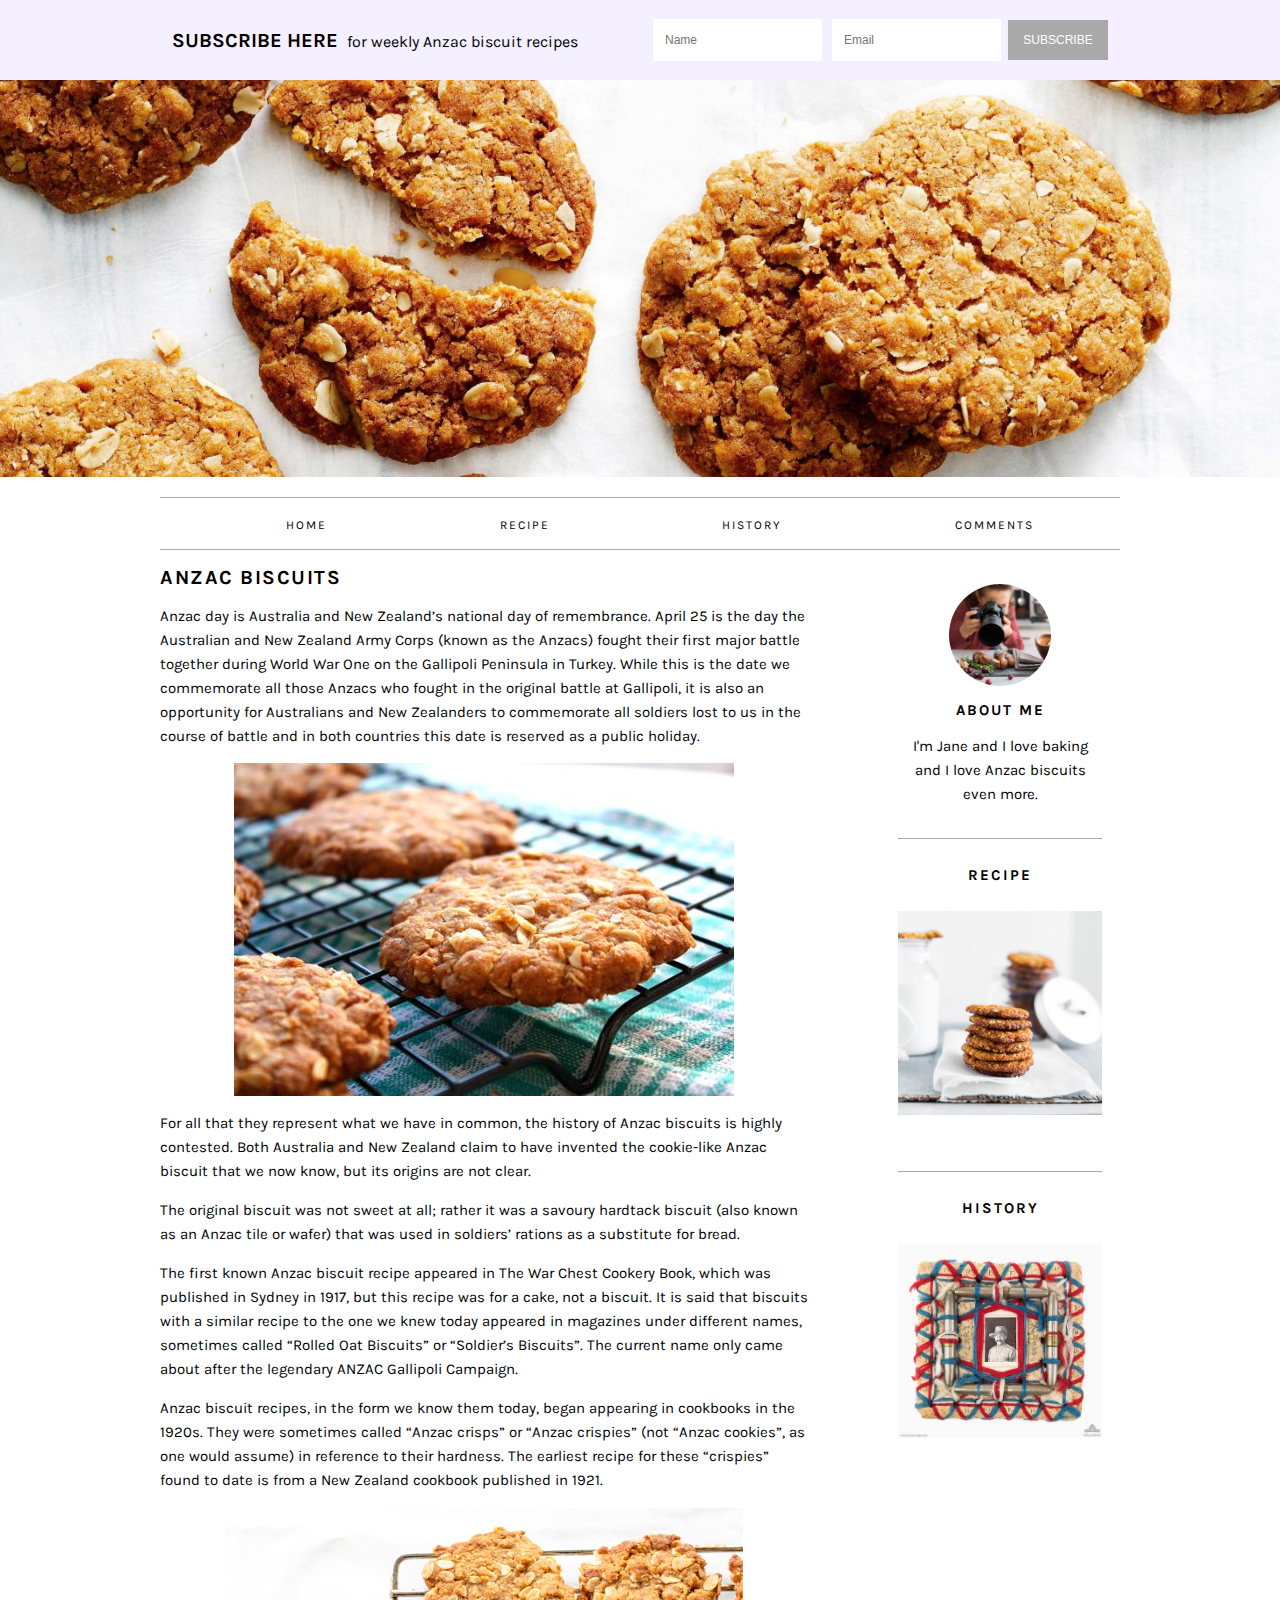
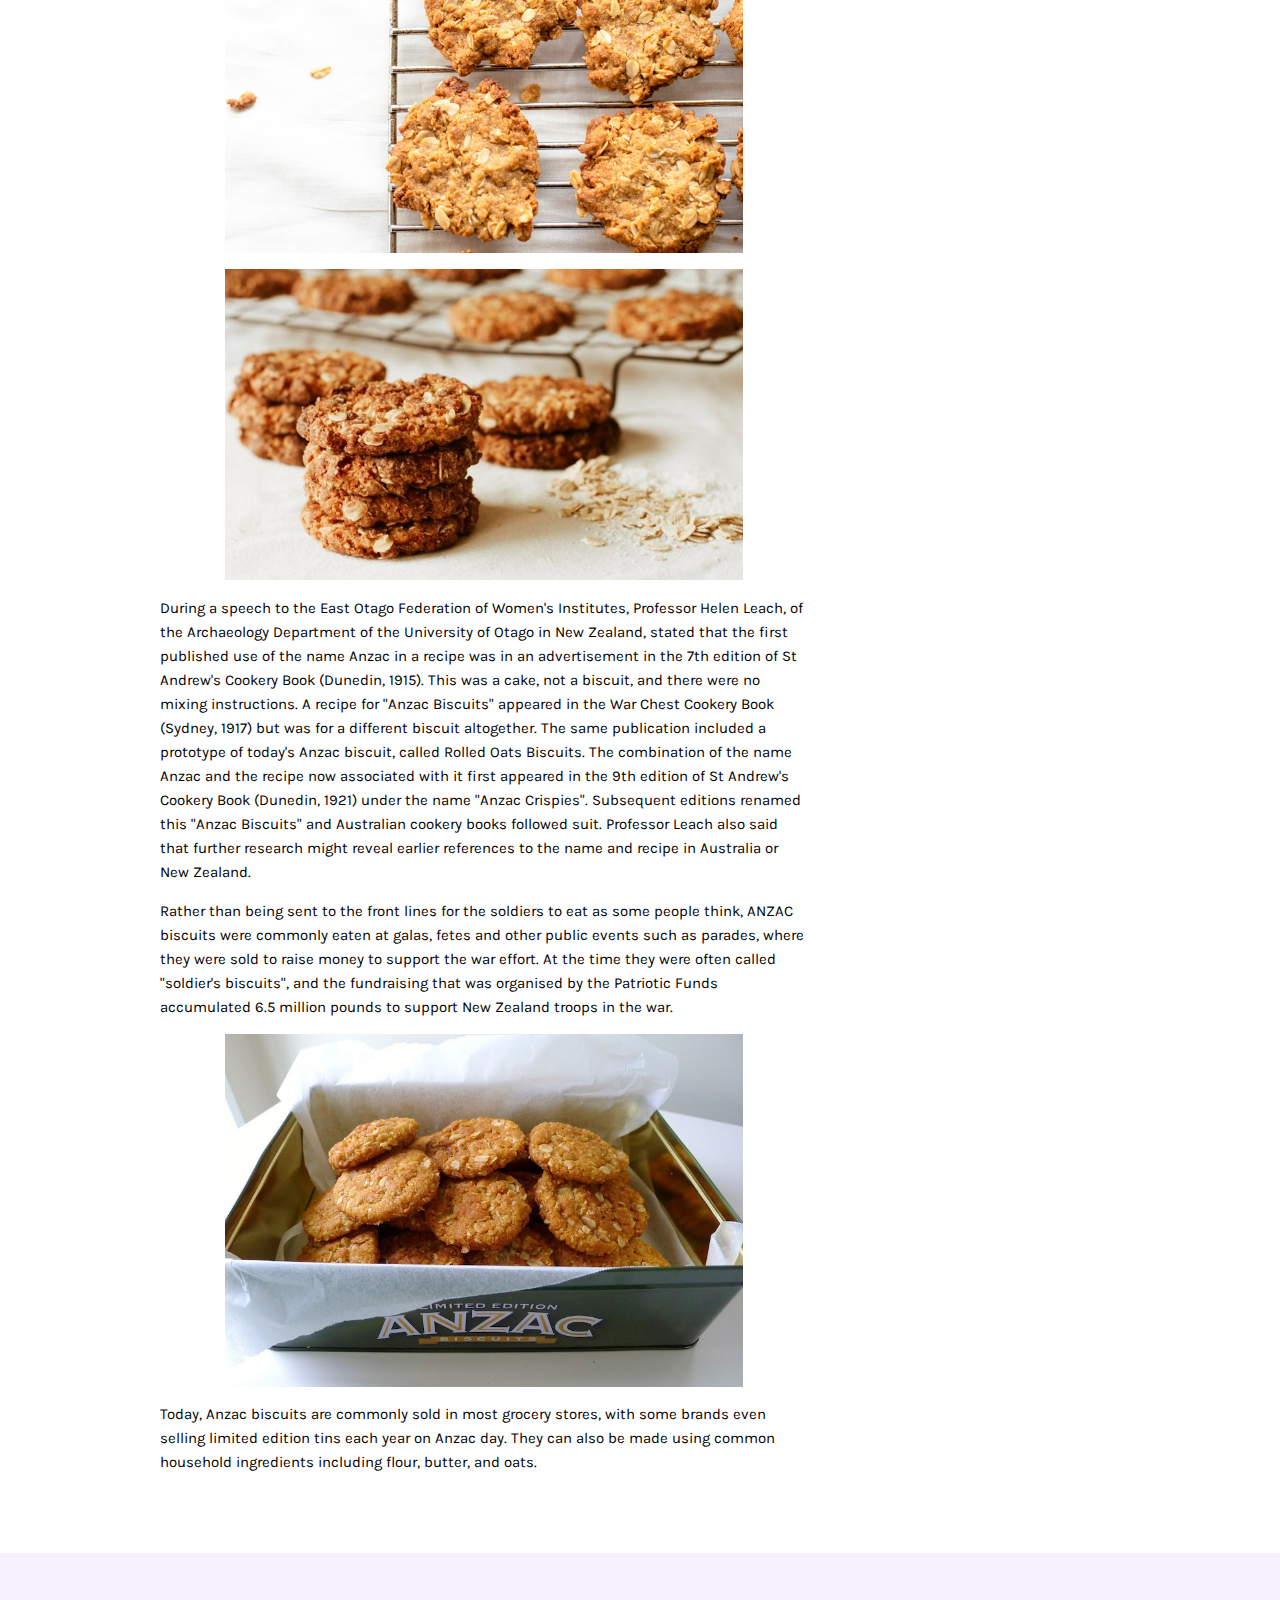
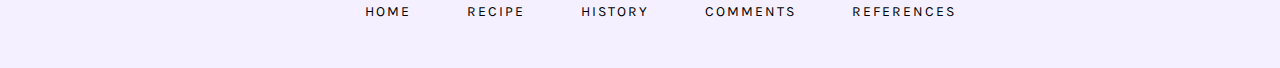
<file: index.html>
<!DOCTYPE html>
<html lang="en">
    
    <head>
        <meta charset="UTF-8" />
        <meta name="description" content="A website devoted to Anzac biscuits, including their history and a recipe.">
        <title>Anzac Biscuits</title>
        <link rel="stylesheet" type="text/css" href="stylesheet.css">
        <link rel="stylesheet" href="https://fonts.googleapis.com/css?family=Karla">
        
    </head>    
    
    <body>
        <div id="banner">
        
            <div id="subscribe">
                <section id="sub-info">
                    <h1>Subscribe here</h1>
                    <p>for weekly Anzac biscuit recipes</p>
                </section>

                <div id="subbox">
                    <input type="text" name="name" placeholder="Name">
                    <input type="text" name="email" placeholder="Email">    
                    <input type="submit" name="subscribe" value="SUBSCRIBE">
                </div>
            </div>

            <div id="heading-image">
                    <a href="index.html"><img src="images/banner.jpeg" alt="Anzac biscuits"></a>
            </div>
        </div>
        
        <main>
            <header>
                <nav>
                    <ul>
                        <li><a href="index.html">Home</a></li>
                        <li><a href="recipe.html">Recipe</a></li>
                        <li><a href="about.html">History</a></li>
                        <li><a href="contact.html">Comments</a></li>
                    </ul>
                </nav>
            </header>
            
            
            <div class="blog-posts">
                <article class="entry last-post" id="home">
                    <h1>Anzac Biscuits</h1>
                    
                    <p>Anzac day is Australia and New Zealand’s national day of remembrance. April 25 is the day the Australian and New Zealand Army Corps (known as the Anzacs) fought their first major battle together during World War One on the Gallipoli Peninsula in Turkey. While this is the date we commemorate all those Anzacs who fought in the original battle at Gallipoli, it is also an opportunity for Australians and New Zealanders to commemorate all soldiers lost to us in the course of battle and in both countries this date is reserved as a public holiday.</p>
                    
                    <img src="images/rack.jpg" alt="Anzac biscuits on a cooling rack" class="single-image">
                    
                    <p>For all that they represent what we have in common, the history of Anzac biscuits is highly contested. Both Australia and New Zealand claim to have invented the cookie-like Anzac biscuit that we now know, but its origins are not clear.</p>
                        
                    <p>The original biscuit was not sweet at all; rather it was a savoury hardtack biscuit (also known as an Anzac tile or wafer) that was used in soldiers’ rations as a substitute for bread.</p>
                        
                    <p>The first known Anzac biscuit recipe appeared in The War Chest Cookery Book, which was published in Sydney in 1917, but this recipe was for a cake, not a biscuit. It is said that biscuits with a similar recipe to the one we knew today appeared in magazines under different names, sometimes called “Rolled Oat Biscuits” or “Soldier’s Biscuits”. The current name only came about after the legendary ANZAC Gallipoli Campaign.</p>
                        
                    <p>Anzac biscuit recipes, in the form we know them today, began appearing in cookbooks in the 1920s. They were sometimes called “Anzac crisps” or “Anzac crispies” (not “Anzac cookies”, as one would assume) in reference to their hardness. The earliest recipe for these “crispies” found to date is from a New Zealand cookbook published in 1921.</p>
                    
                    <img src="images/coolingrack.jpg" class="image-stack" alt="Anzac biscuits">
                    <img src="images/history2.jpg" class="image-stack" alt="Anzac biscuits">
                        
                    
                    
                    <p>During a speech to the East Otago Federation of Women's Institutes, Professor Helen Leach, of the Archaeology Department of the University of Otago in New Zealand, stated that the first published use of the name Anzac in a recipe was in an advertisement in the 7th edition of St Andrew's Cookery Book (Dunedin, 1915). This was a cake, not a biscuit, and there were no mixing instructions. A recipe for "Anzac Biscuits" appeared in the War Chest Cookery Book (Sydney, 1917) but was for a different biscuit altogether. The same publication included a prototype of today's Anzac biscuit, called Rolled Oats Biscuits. The combination of the name Anzac and the recipe now associated with it first appeared in the 9th edition of St Andrew's Cookery Book (Dunedin, 1921) under the name "Anzac Crispies". Subsequent editions renamed this "Anzac Biscuits" and Australian cookery books followed suit. Professor Leach also said that further research might reveal earlier references to the name and recipe in Australia or New Zealand.</p>  
                    
                    
                    <p>Rather than being sent to the front lines for the soldiers to eat as some people think, ANZAC biscuits were commonly eaten at galas, fetes and other public events such as parades, where they were sold to raise money to support the war effort. At the time they were often called "soldier's biscuits", and the fundraising that was organised by the Patriotic Funds accumulated 6.5 million pounds to support New Zealand troops in the war.</p>
                    
                    <img src="images/tinned.jpg" alt="Tinned biscuits" class="single-image">
                    
                    <p>Today, Anzac biscuits are commonly sold in most grocery stores, with some brands even selling limited edition tins each year on Anzac day. They can also be made using common household ingredients including flour, butter, and oats.</p>
                </article>
            </div>
        

        
            <div id="sidebar">
                
                <section id="author-bio" class="entry">
                    <img src="images/jane.jpg" alt="author">
                    <h3>About Me</h3>
                    <p>I'm Jane and I love baking and I love Anzac biscuits even more.</p>
                </section>
                
                <div class="entry">
                    <a href=recipe.html><h3>Recipe</h3></a>
                        <a href=recipe.html><img src="images/recipethumbnail.jpg" alt="Anzac biscuits"></a>
                </div>
                
                <div class="entry last-post">
                    <a href=about.html><h3>History</h3></a>
                    <a href="about.html"><img src="images/photoframe.jpg" alt="Anzac biscuit turned into a photo frame"></a>
                </div>
                
            </div>         
            
        </main>
        
        <footer>
            <nav> 
                <ul> 
                    <li><a href="index.html">Home</a></li>
                    <li><a href="recipe.html">Recipe</a></li>
                    <li><a href="about.html">History</a></li>
                    <li><a href="contact.html">Comments</a></li>
                    <li><a href="references.html">References</a></li>
                </ul>
            </nav>
        </footer>
        
    </body>
    
    
</html>
</file>
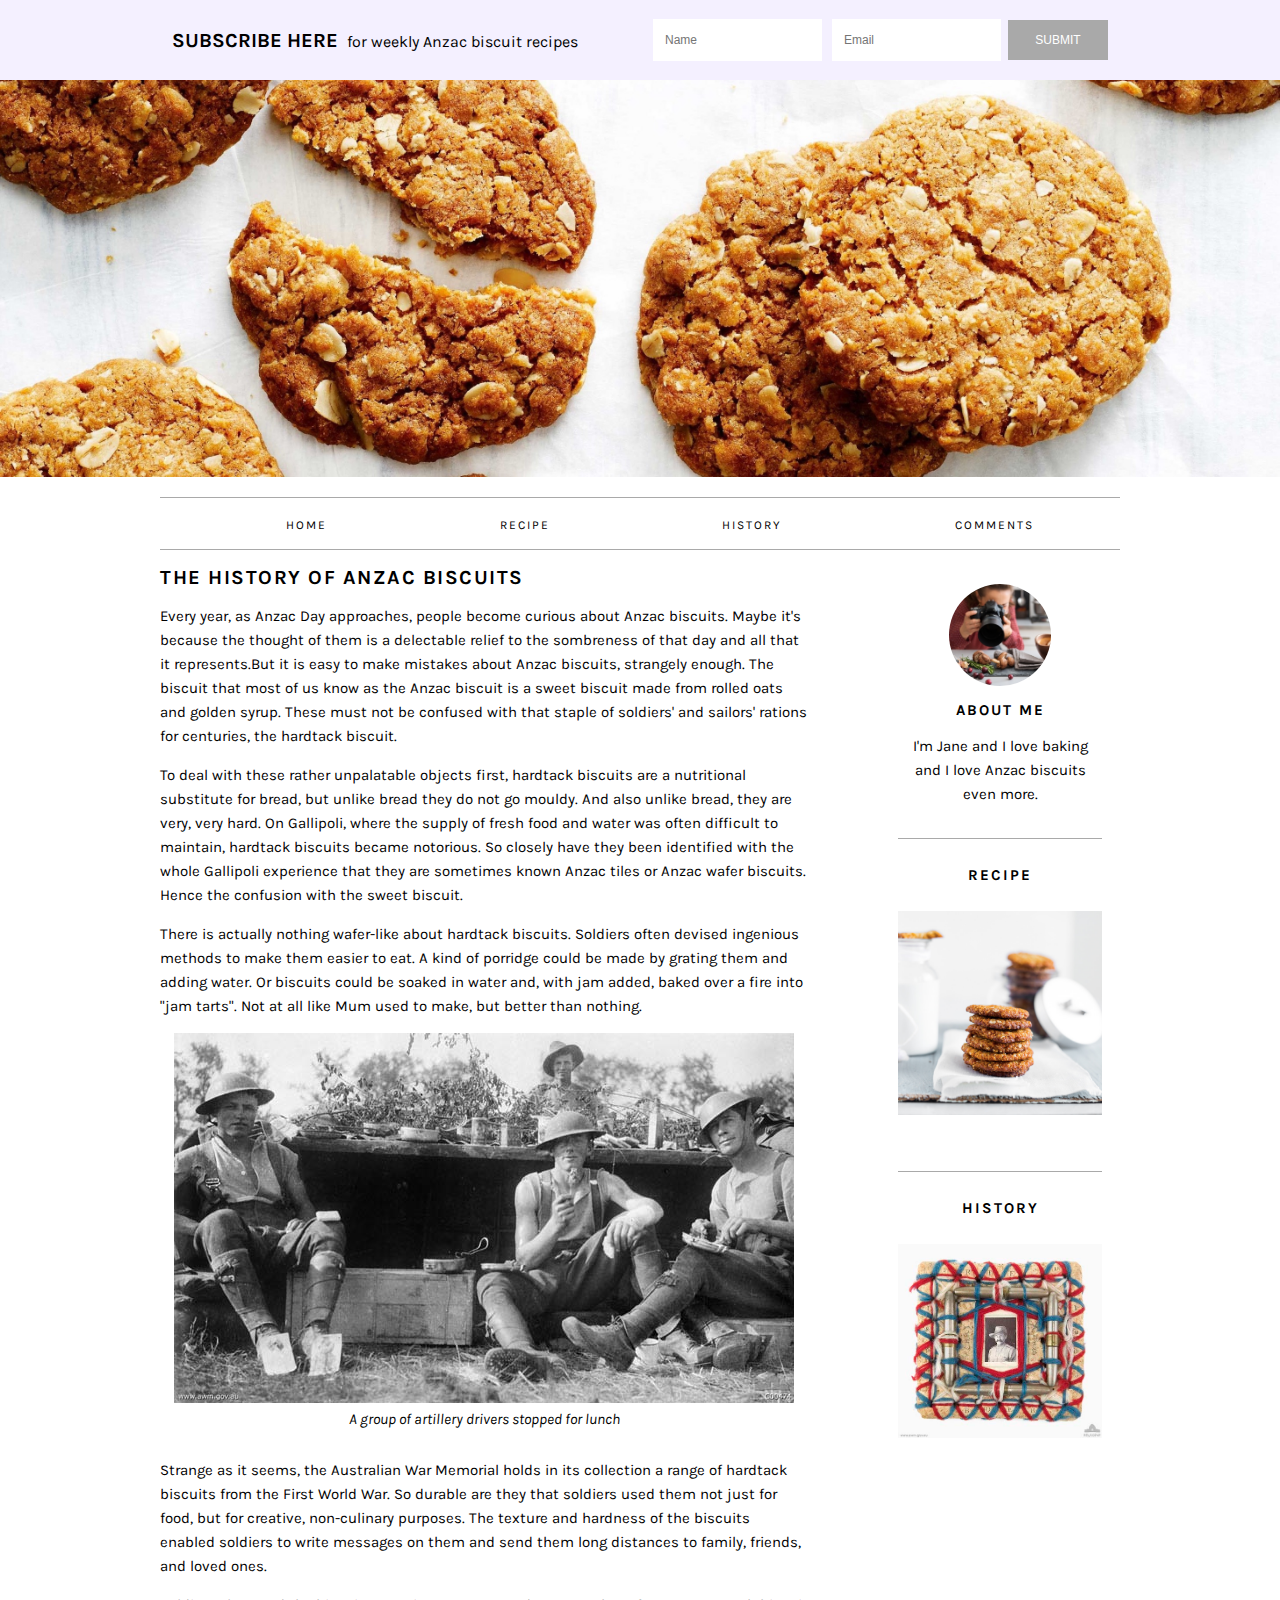
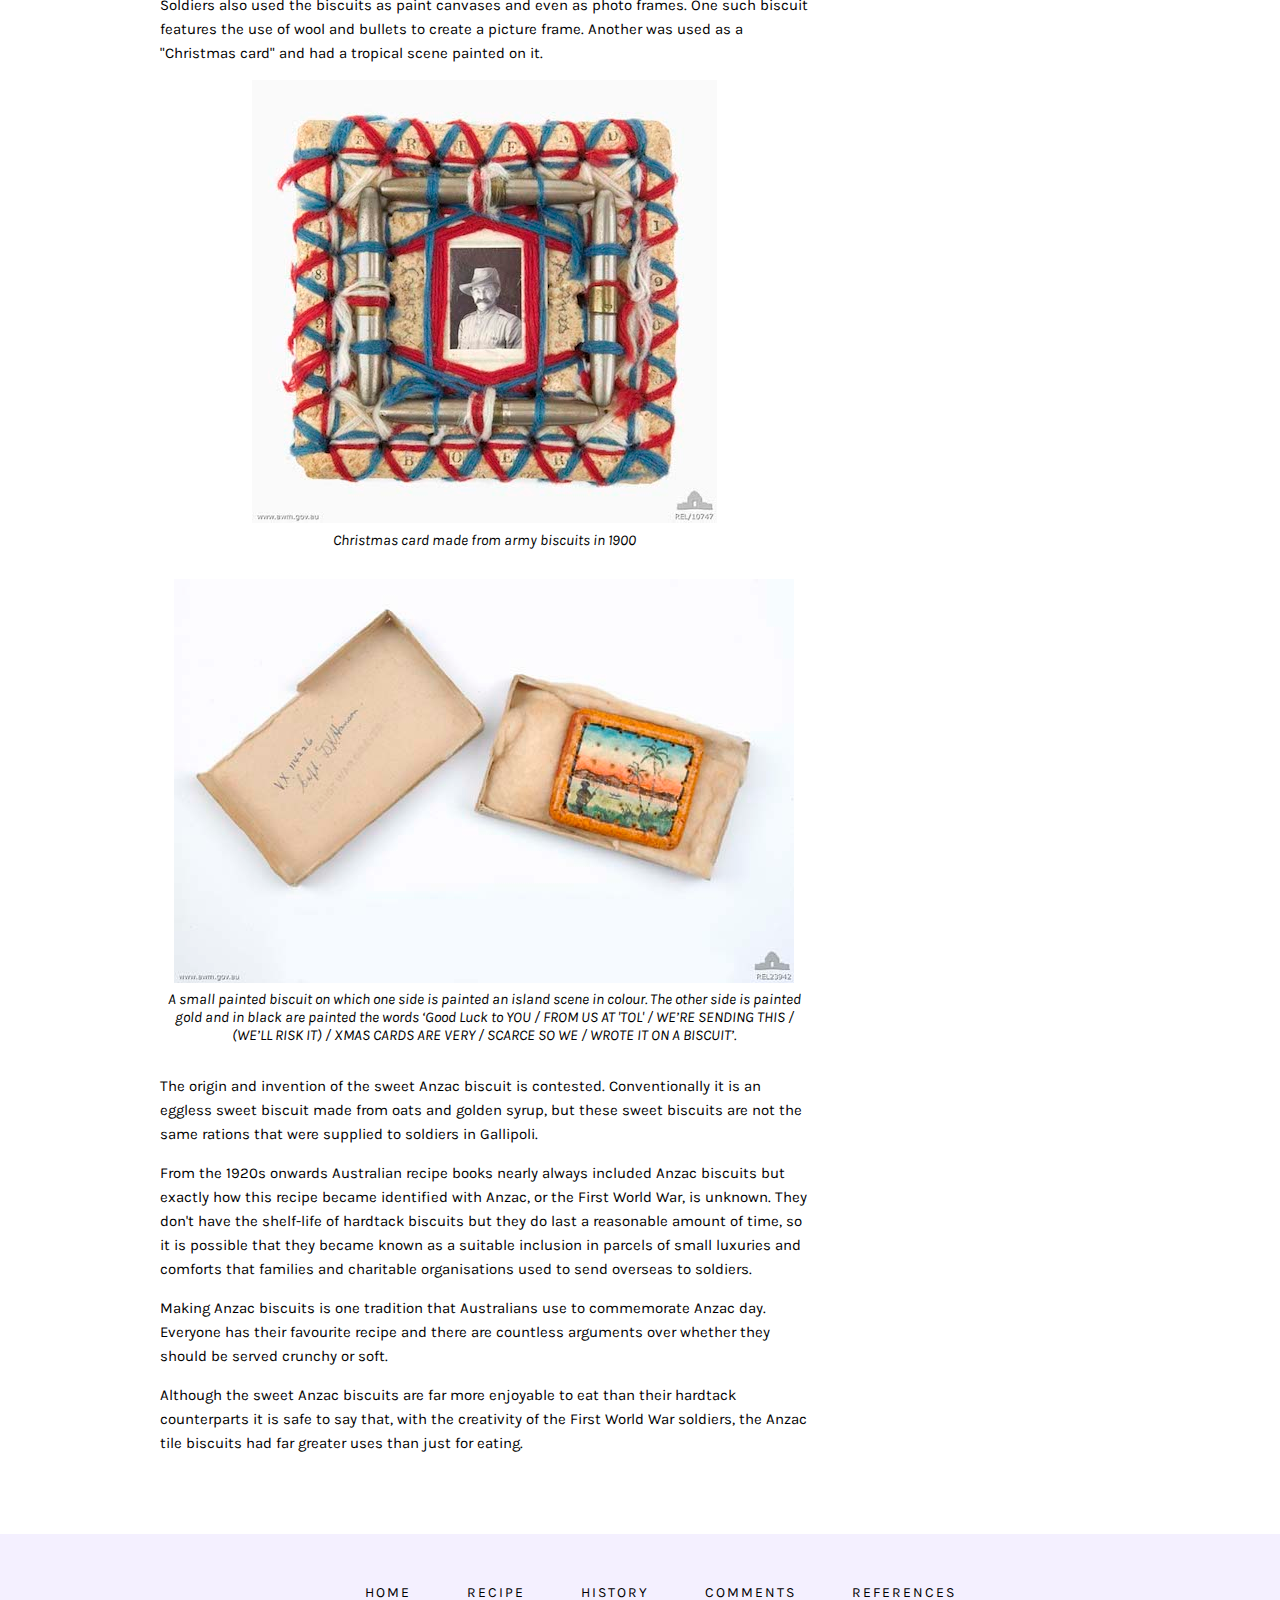
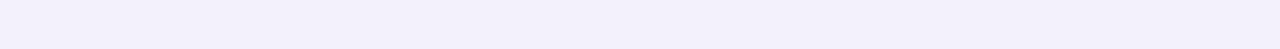
<file: about.html>
<!DOCTYPE html>
<html lang="en">
    
    <head>
        <meta charset="UTF-8" />
        <meta name="description" content="Anzac biscuits have a rich history that dates back to World War I, and were often used by soldiers for more than just eating.">
        <title>Anzac Biscuits</title>
        <link rel="stylesheet" type="text/css" href="stylesheet.css">
        <link rel="stylesheet" href="https://fonts.googleapis.com/css?family=Karla">
        
    </head>    
    
    <body>
        
        <div id="banner">
            
            <div id="subscribe">
                <section id="sub-info">
                    <h1>Subscribe here</h1>
                    <p>for weekly Anzac biscuit recipes</p>
                </section>

                <div id="subbox">
                    <input type="text" name="name" placeholder="Name">
                    <input type="text" name="email" placeholder="Email">    
                    <input type="submit" name="subscribe" value="Submit">
                </div>
            </div>

            <div id="heading-image">
                    <a href="index.html"><img src="images/banner.jpeg" alt="Anzac biscuits"></a>
            </div>
            
        </div>
        
        
        <main>
            <header>
                <nav>
                    <ul>
                        <li><a href="index.html">Home</a></li>
                        <li><a href="recipe.html">Recipe</a></li>
                        <li><a href="about.html">History</a></li>
                        <li><a href="contact.html">Comments</a></li>
                    </ul>
                </nav>
            </header>
            
            
            <div class="blog-posts">
                
                <article class="entry last-post">
                <h1>The History of Anzac Biscuits</h1>
                
                    <p>Every year, as Anzac Day approaches, people become curious about Anzac biscuits. Maybe it's because the thought of them is a delectable relief to the sombreness of that day and all that it represents.But it is easy to make mistakes about Anzac biscuits, strangely enough. The biscuit that most of us know as the Anzac biscuit is a sweet biscuit made from rolled oats and golden syrup. These must not be confused with that staple of soldiers' and sailors' rations for centuries, the hardtack biscuit.</p>

                    <p>To deal with these rather unpalatable objects first, hardtack biscuits are a nutritional substitute for bread, but unlike bread they do not go mouldy. And also unlike bread, they are very, very hard. On Gallipoli, where the supply of fresh food and water was often difficult to maintain, hardtack biscuits became notorious. So closely have they been identified with the whole Gallipoli experience that they are sometimes known Anzac tiles or Anzac wafer biscuits. Hence the confusion with the sweet biscuit.</p>

                    <p>There is actually nothing wafer-like about hardtack biscuits. Soldiers often devised ingenious methods to make them easier to eat. A kind of porridge could be made by grating them and adding water. Or biscuits could be soaked in water and, with jam added, baked over a fire into "jam tarts". Not at all like Mum used to make, but better than nothing.</p>
                    
                    <img src="images/troops.jpg" alt="4 artillery drivers stopped for lunch" class="single-image">
                    <p class="caption">A group of artillery drivers stopped for lunch</p>
                    
                    <p>Strange as it seems, the Australian War Memorial holds in its collection a range of hardtack biscuits from the First World War. So durable are they that soldiers used them not just for food, but for creative, non-culinary purposes. The texture and hardness of the biscuits enabled soldiers to write messages on them and send them long distances to family, friends, and loved ones.</p>
                    
                    <p>Soldiers also used the biscuits as paint canvases and even as photo frames. One such biscuit features the use of wool and bullets to create a picture frame. Another was used as a "Christmas card" and had a tropical scene painted on it.</p>
                    
                    <img src="images/photoframe.jpg" alt="A Christmas card made from biscuits" class="single-image">
                    <p class="caption">Christmas card made from army biscuits in 1900</p>
                    
                    <img src="images/gift.jpg" alt="Painting on a biscuit" class="single-image">
                    <p class="caption">A small painted biscuit on which one side is painted an island scene in colour. The other side is painted gold and in black are painted the words ‘Good Luck to YOU / FROM US AT 'TOL' / WE’RE SENDING THIS / (WE’LL RISK IT) / XMAS CARDS ARE VERY / SCARCE SO WE / WROTE IT ON A BISCUIT’.</p>
                    
                    <p>The origin and invention of the sweet Anzac biscuit is contested. Conventionally it is an eggless sweet biscuit made from oats and golden syrup, but these sweet biscuits are not the same rations that were supplied to soldiers in Gallipoli.</p>
                    
                    <p>From the 1920s onwards Australian recipe books nearly always included Anzac biscuits but exactly how this recipe became identified with Anzac, or the First World War, is unknown. They don't have the shelf-life of hardtack biscuits but they do last a reasonable amount of time, so it is possible that they became known as a suitable inclusion in parcels of small luxuries and comforts that families and charitable organisations used to send overseas to soldiers.</p>
                    
                    <p>Making Anzac biscuits is one tradition that Australians use to commemorate Anzac day. Everyone has their favourite recipe and there are countless arguments over whether they should be served crunchy or soft.</p>
                    
                    <p>Although the sweet Anzac biscuits are far more enjoyable to eat than their hardtack counterparts it is safe to say that, with the creativity of the First World War soldiers, the Anzac tile biscuits had far greater uses than just for eating.</p>
                
                    
                </article>
                
            </div>
        

            <div id="sidebar">
                
                <section id="author-bio" class="entry">
                    <img src="images/jane.jpg" alt="author">
                    <h3>About Me</h3>
                    <p>I'm Jane and I love baking and I love Anzac biscuits even more.</p>
                </section>
                
                <div class="entry">
                    <a href=recipe.html><h3>Recipe</h3></a>
                        <a href=recipe.html><img src="images/recipethumbnail.jpg" alt="Anzac biscuits"></a>
                </div>
                
                <div class="entry last-post">
                    <a href=about.html><h3>History</h3></a>
                    <a href="about.html"><img src="images/photoframe.jpg" alt="Anzac biscuit turned into a photo frame"></a>
                </div>
                
            </div>           
            
        </main>
        
       <footer>
            <nav> 
                <ul> 
                    <li><a href="index.html">Home</a></li>
                    <li><a href="recipe.html">Recipe</a></li>
                    <li><a href="about.html">History</a></li>
                    <li><a href="contact.html">Comments</a></li>
                    <li><a href="references.html">References</a></li>
                </ul>
            </nav>
        </footer>
        
    </body>
    
    
</html>
</file>
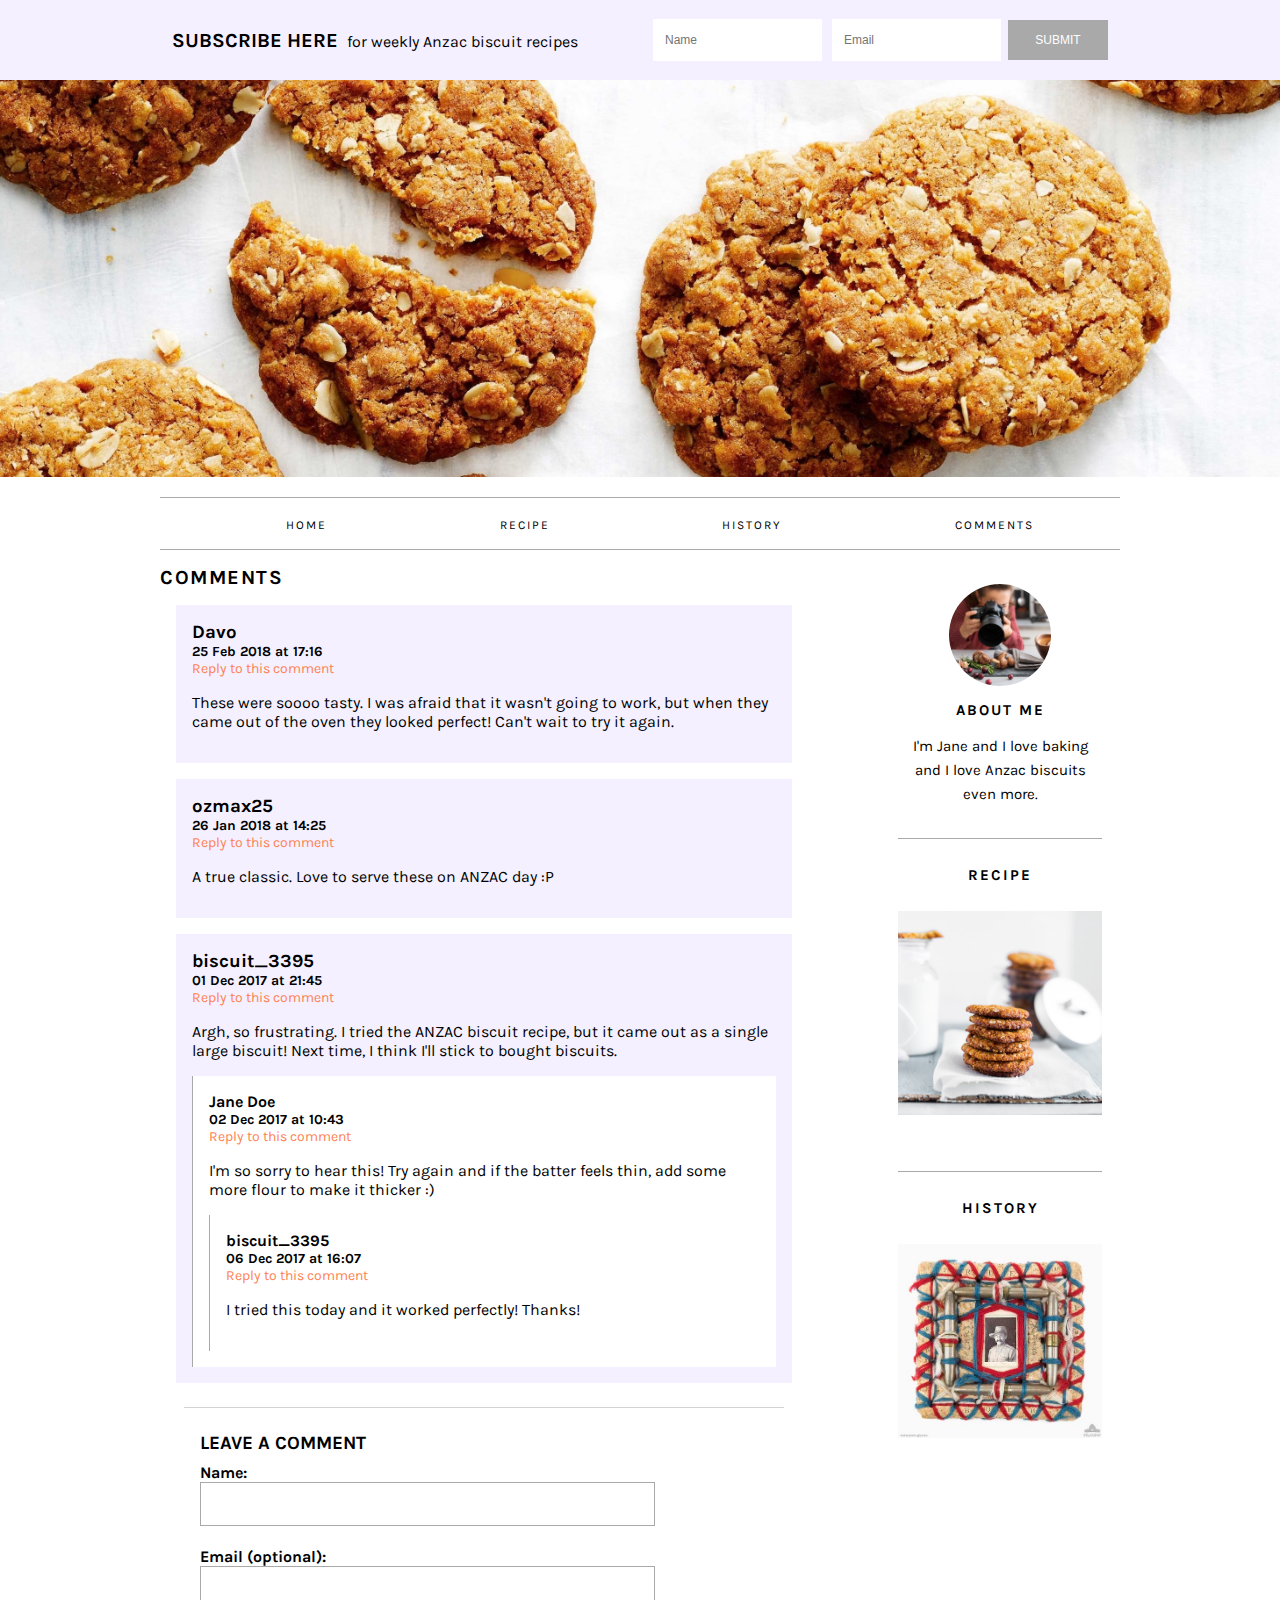
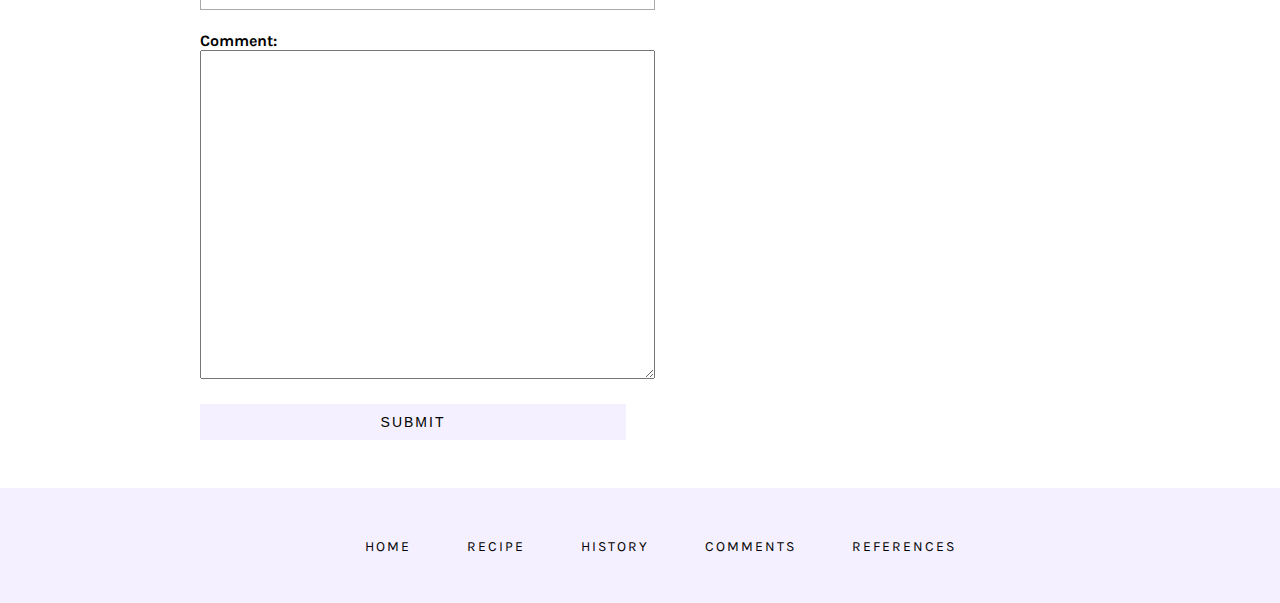
<file: contact.html>
<!DOCTYPE html>
<html lang="en">
    
    <head>
        <meta charset="UTF-8" />
        <meta name="description" content="Tried baking Anzac biscuits yourself? Leave a comment here and share your experiences!">
        <title>Anzac Biscuits</title>
        <link rel="stylesheet" type="text/css" href="stylesheet.css">
        <link rel="stylesheet" href="https://fonts.googleapis.com/css?family=Karla">
        
    </head>    
    
    <body>
        <div id="banner">
            
            <div id="subscribe">
                <section id="sub-info">
                    <h1>Subscribe here</h1>
                    <p>for weekly Anzac biscuit recipes</p>
                </section>

                <div id="subbox">
                    <input type="text" name="name" placeholder="Name">
                    <input type="text" name="email" placeholder="Email">    
                    <input type="submit" name="subscribe" value="Submit">
                </div>
            </div>

            <div id="heading-image">
                    <a href="index.html"><img src="images/banner.jpeg" alt="Anzac biscuits"></a>
            </div>
            
        </div>
        
        <main>
            <header>
                <nav>
                    <ul>
                        <li><a href="index.html">Home</a></li>
                        <li><a href="recipe.html">Recipe</a></li>
                        <li><a href="about.html">History</a></li>
                        <li><a href="contact.html">Comments</a></li>
                    </ul>
                </nav>
            </header>
            
            
            <div class="blog-posts">
                <h1>Comments</h1>
                
                <div class="comment">
                    <h3 class="name">Davo</h3>
                    <h4 class="comment-date">25 Feb 2018 at 17:16</h4>
                    <p class="comment-reply"><a href="#" class="reply-link">Reply to this comment</a></p>

                    <p>These were soooo tasty. I was afraid that it wasn't going to work, but when they came out of the oven they looked perfect! Can't wait to try it again.</p>
                </div>
                
                <div class="comment">
                    <h3 class="name">ozmax25</h3>
                    <h4 class="comment-date">26 Jan 2018 at 14:25</h4>
                    <p class="comment-reply"><a href="#" class="reply-link">Reply to this comment</a></p>
                    <p>A true classic. Love to serve these on ANZAC day :P</p>
                </div>
                
                <div class="comment">
                    <h3 class="name">biscuit_3395</h3>
                    <h4 class="comment-date">01 Dec 2017 at 21:45</h4>
                    <p class="comment-reply"><a href="#" class="reply-link">Reply to this comment</a></p>
                    <p>Argh, so frustrating. I tried the ANZAC biscuit recipe, but it came out as a single large biscuit! Next time, I think I'll stick to bought biscuits.</p>
                    
                    <div class="reply">
                        <h3 class="name">Jane Doe</h3>
                        <h4 class="comment-date">02 Dec 2017 at 10:43</h4>
                        <p class="comment-reply"><a href="#" class="reply-link">Reply to this comment</a></p>
                        <p>I'm so sorry to hear this! Try again and if the batter feels thin, add some more flour to make it thicker :)</p>
                        
                        <div class="reply">
                        <h3 class="name">biscuit_3395</h3>
                        <h4 class="comment-date">06 Dec 2017 at 16:07</h4>
                        <p class="comment-reply"><a href="#" class="reply-link">Reply to this comment</a></p>
                        <p>I tried this today and it worked perfectly! Thanks!</p>
                        </div>
                        
                    </div>
                    
                </div>
                
                <fieldset id="comment-form">
                    <legend class="hide"></legend>
                    <h3>Leave a comment</h3>
                    <h4>Name:</h4>
                    <input type="text" name="Name">
                    <h4>Email (optional):</h4>
                    <input type="text" name="Email">
                    <h4>Comment:</h4>
                    <textarea name="Comment" rows="20"></textarea><br>
                    <input type="submit" name="submit-comment" value="Submit">
                </fieldset>
                
                
            </div>
        
            <div id="sidebar">
                
                <section id="author-bio" class="entry">
                    <img src="images/jane.jpg" alt="author">
                    <h3>About Me</h3>
                    <p>I'm Jane and I love baking and I love Anzac biscuits even more.</p>
                </section>
                
                <div class="entry">
                    <a href=recipe.html><h3>Recipe</h3></a>
                        <a href=recipe.html><img src="images/recipethumbnail.jpg" alt="Anzac biscuits"></a>
                </div>
                
                <div class="entry last-post">
                    <a href=about.html><h3>History</h3></a>
                    <a href="about.html"><img src="images/photoframe.jpg" alt="Anzac biscuit turned into a photo frame"></a>
                </div>
                
            </div>            
            
        </main>
        
        
        <footer>
            <nav> 
                <ul> 
                    <li><a href="index.html">Home</a></li>
                    <li><a href="recipe.html">Recipe</a></li>
                    <li><a href="about.html">History</a></li>
                    <li><a href="contact.html">Comments</a></li>
                    <li><a href="references.html">References</a></li>
                </ul>
            </nav>
        </footer>
        
    </body>
    
    
</html>
</file>
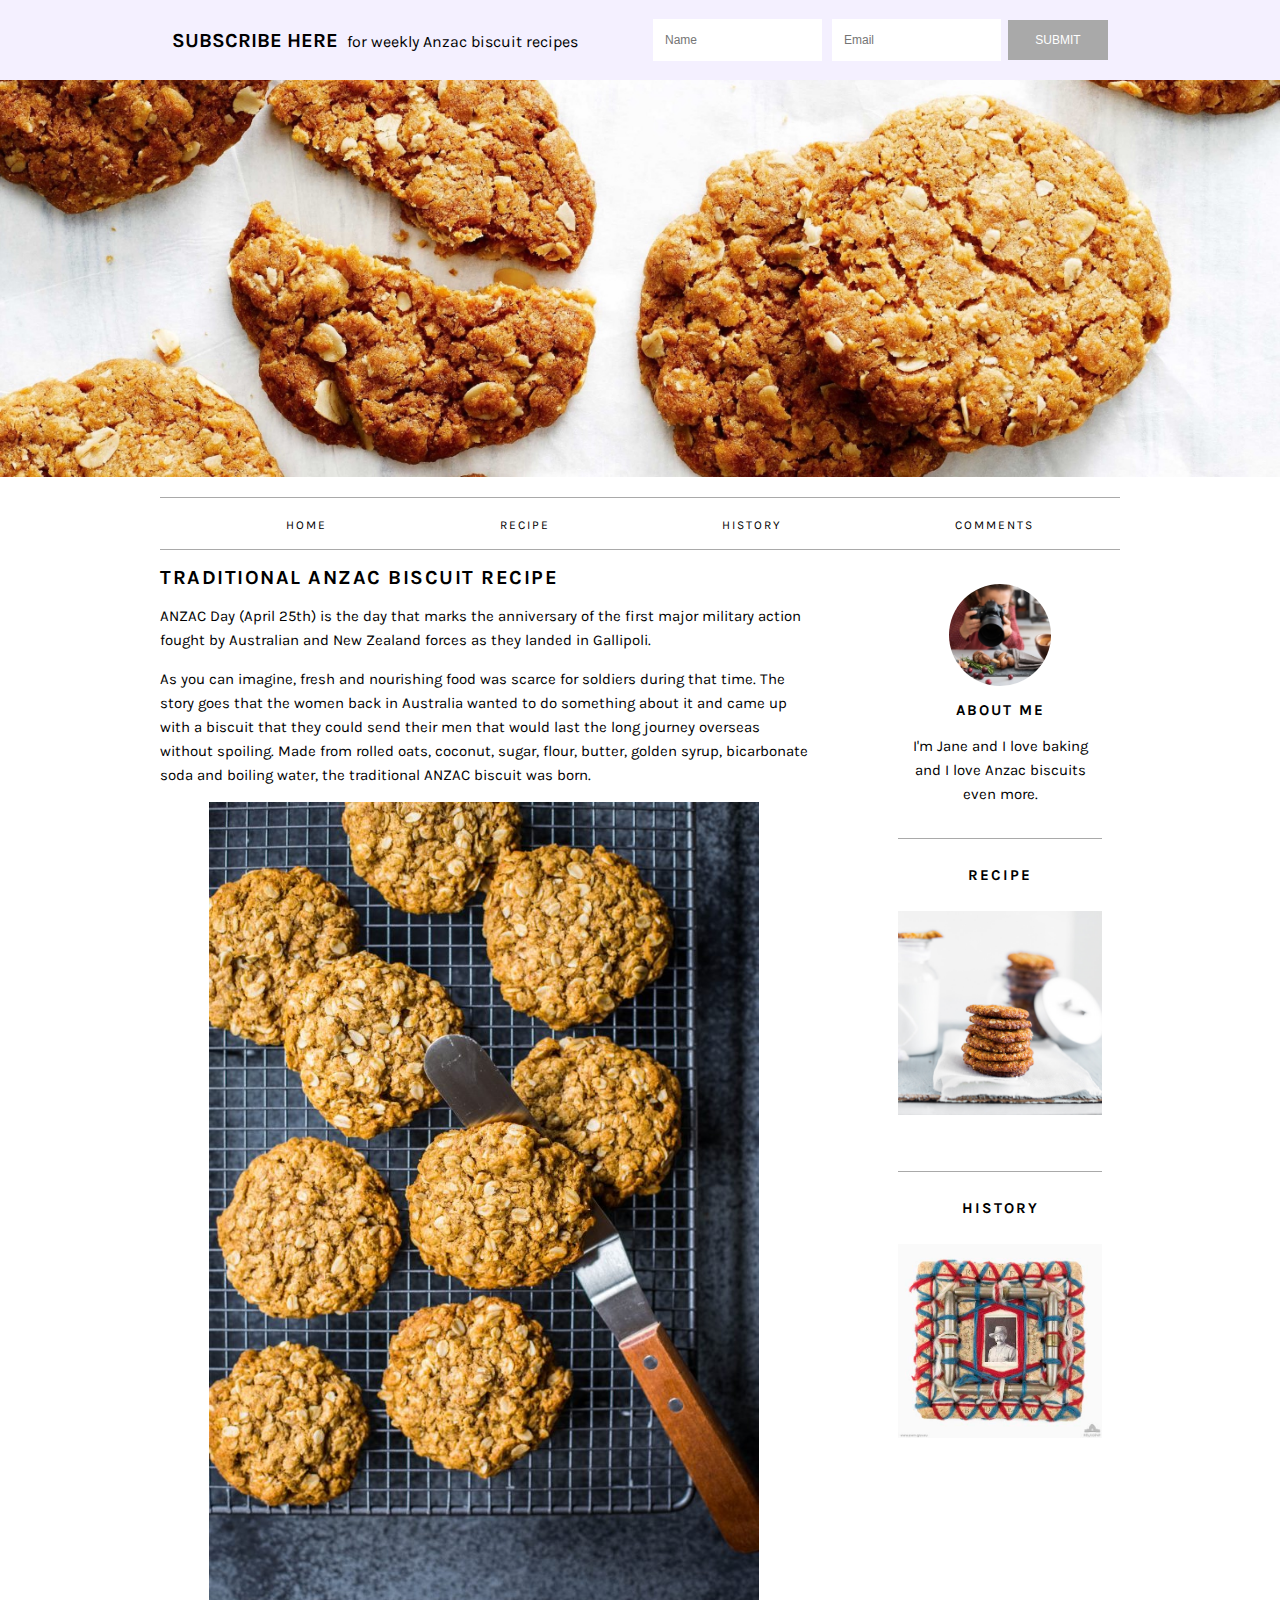
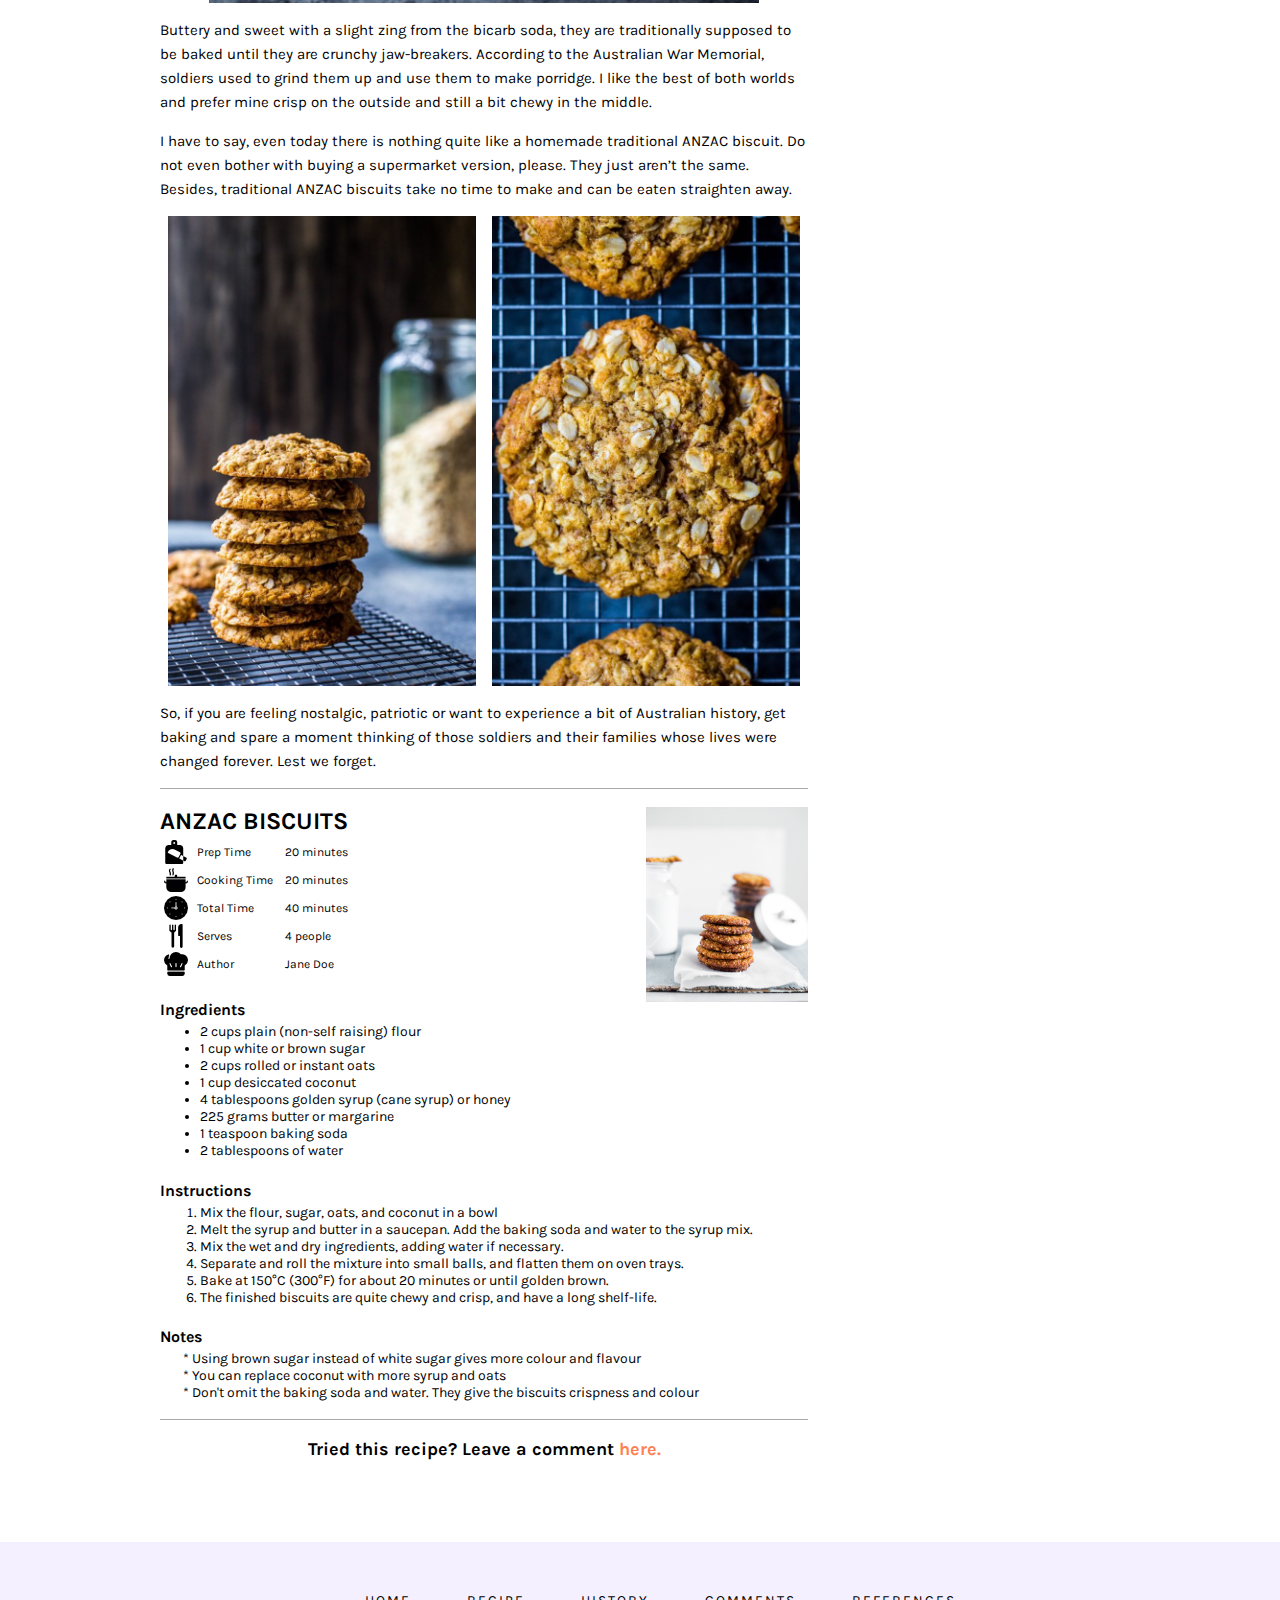
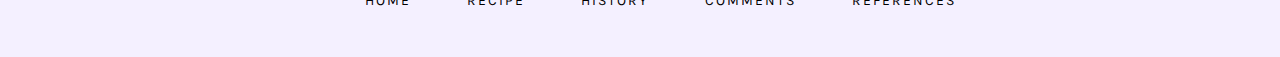
<file: recipe.html>
<!DOCTYPE html>
<html lang="en">
    
    <head>
        <meta charset="UTF-8" />
        <meta name="description" content="An Anzac biscuit recipe using flour, oats, butter, and other basic kitchen ingredients.">
        <title>Anzac Biscuits</title>
        <link rel="stylesheet" type="text/css" href="stylesheet.css">
        <link rel="stylesheet" href="https://fonts.googleapis.com/css?family=Karla">
        
    </head>    
    
    <body>
        <div id="banner">
        
            <div id="subscribe">
                <section id="sub-info">
                    <h1>Subscribe here</h1>
                    <p>for weekly Anzac biscuit recipes</p>
                </section>

                <div id="subbox">
                    <input type="text" name="name" placeholder="Name">
                    <input type="text" name="email" placeholder="Email">    
                    <input type="submit" name="subscribe" value="Submit">
                </div>
            </div>

            <div id="heading-image">
                    <a href="index.html"><img src="images/banner.jpeg" alt="Anzac biscuits"></a>
            </div>
            
        </div>
        
        <main>
            <header>
                <nav>
                    <ul>
                        <li><a href="index.html">Home</a></li>
                        <li><a href="recipe.html">Recipe</a></li>
                        <li><a href="about.html">History</a></li>
                        <li><a href="contact.html">Comments</a></li>
                    </ul>
                </nav>
            </header>
            
            
            <div class="blog-posts">
                <article class="entry last-post">
                    <h1>Traditional ANZAC Biscuit Recipe</h1>
                    
                    <p>ANZAC Day (April 25th) is the day that marks the anniversary of the first major military action fought by Australian and New Zealand forces as they landed in Gallipoli.</p>
                    
                    <p>As you can imagine, fresh and nourishing food was scarce for soldiers during that time. The story goes that the women back in Australia wanted to do something about it and came up with a biscuit that they could send their men that would last the long journey overseas without spoiling. Made from rolled oats, coconut, sugar, flour, butter, golden syrup, bicarbonate soda and boiling water, the traditional ANZAC biscuit was born.</p>
                    
                    
                    <img src="images/spatula.jpg" alt="Biscuits on rack" id="spatula">
                    
                    <p>Buttery and sweet with a slight zing from the bicarb soda, they are traditionally supposed to be baked until they are crunchy jaw-breakers. According to the Australian War Memorial, soldiers used to grind them up and use them to make porridge. I like the best of both worlds and prefer mine crisp on the outside and still a bit chewy in the middle.</p>
                    
                    <p>I have to say, even today there is nothing quite like a homemade traditional ANZAC biscuit. Do not even bother with buying a supermarket version, please. They just aren’t the same. Besides, traditional ANZAC biscuits take no time to make and can be eaten straighten away.</p>
            
                    <div class="image-row">
                        <div class="img-column">
                            <img src="images/coolingstack.jpg" alt="Biscuit stack">
                        </div>
                        <div class="img-column">
                            <img src="images/close.jpg" alt="Anzac biscuit close up">
                        </div>
                    </div>
                    
                    <p>So, if you are feeling nostalgic, patriotic or want to experience a bit of Australian history, get baking and spare a moment thinking of those soldiers and their families whose lives were changed forever. Lest we forget.</p>

                    
                    <div class="recipe">
                        <h2>Anzac Biscuits <img src="images/stack.jpg" alt="Anzac biscuits" class="thumbnail"> </h2>
                        
                        <table id="recipe-summary">
                            <tr>
                                <td><img src="icons/prep.jpg" alt="Preparation time"></td>
                                <td>Prep Time</td>
                                <td>20 minutes</td>
                            </tr>
                            <tr>
                                <td><img src="icons/cooking.jpg" alt="Cooking time"></td>
                                <td>Cooking Time</td>
                                <td>20 minutes</td>
                            </tr>
                            <tr>
                                <td><img src="icons/time.jpg" alt="Total time"></td>
                                <td>Total Time</td>
                                <td>40 minutes</td>
                            </tr>
                            <tr>
                                <td><img src="icons/serves.jpg" alt="Serves"></td>
                                <td>Serves</td>
                                <td>4 people</td>
                            </tr>
                            <tr>
                                <td><img src="icons/author.jpg" alt="Author"></td>
                                <td>Author</td>
                                <td>Jane Doe</td>
                            </tr>
                        </table>
                        
                        <h4>Ingredients</h4>
                        <ul>
                            <li>2 cups plain (non-self raising) flour</li>
                            <li>1 cup white or brown sugar</li>
                            <li>2 cups rolled or instant oats</li>
                            <li>1 cup desiccated coconut</li>
                            <li>4 tablespoons golden syrup (cane syrup) or honey</li>
                            <li>225 grams butter or margarine</li>
                            <li>1 teaspoon baking soda</li>
                            <li>2 tablespoons of water</li>
                        </ul>

                        <h4>Instructions</h4>
                        <ol>
                            <li>Mix the flour, sugar, oats, and coconut in a bowl</li>
                            <li>Melt the syrup and butter in a saucepan. Add the baking soda and water to the syrup mix.</li>
                            <li>Mix the wet and dry ingredients, adding water if necessary.</li>
                            <li>Separate and roll the mixture into small balls, and flatten them on oven trays.</li>
                            <li>Bake at 150°C (300°F) for about 20 minutes or until golden brown.</li>
                            <li>The finished biscuits are quite chewy and crisp, and have a long shelf-life.</li>
                        </ol>
                        
                        <h4>Notes</h4>
                        <ul class="notes">
                                <li>* Using brown sugar instead of white sugar gives more colour and flavour</li>
                                <li>* You can replace coconut with more syrup and oats</li>
                                <li>* Don't omit the baking soda and water. They give the biscuits crispness and colour</li>
                        
                        </ul> 
                        
                        <h3>Tried this recipe? Leave a comment <a href="contact.html">here.</a></h3>
                        
                    </div>
                    
                </article>
                
            </div>
        

        
            <div id="sidebar">
                
                <section id="author-bio" class="entry">
                    <img src="images/jane.jpg" alt="author">
                    <h3>About Me</h3>
                    <p>I'm Jane and I love baking and I love Anzac biscuits even more.</p>
                </section>
                
                <div class="entry">
                    <a href=recipe.html><h3>Recipe</h3></a>
                        <a href=recipe.html><img src="images/recipethumbnail.jpg" alt="Anzac biscuits"></a>
                </div>
                
                <div class="entry last-post">
                    <a href=about.html><h3>History</h3></a>
                    <a href="about.html"><img src="images/photoframe.jpg" alt="Anzac biscuit turned into a photo frame"></a>
                </div>
                
            </div>          
            
        </main>
        
        <footer>
            <nav> 
                <ul> 
                    <li><a href="index.html">Home</a></li>
                    <li><a href="recipe.html">Recipe</a></li>
                    <li><a href="about.html">History</a></li>
                    <li><a href="contact.html">Comments</a></li>
                    <li><a href="references.html">References</a></li>
                </ul>
            </nav>
        </footer>
        
    </body>
    
    
</html>
</file>
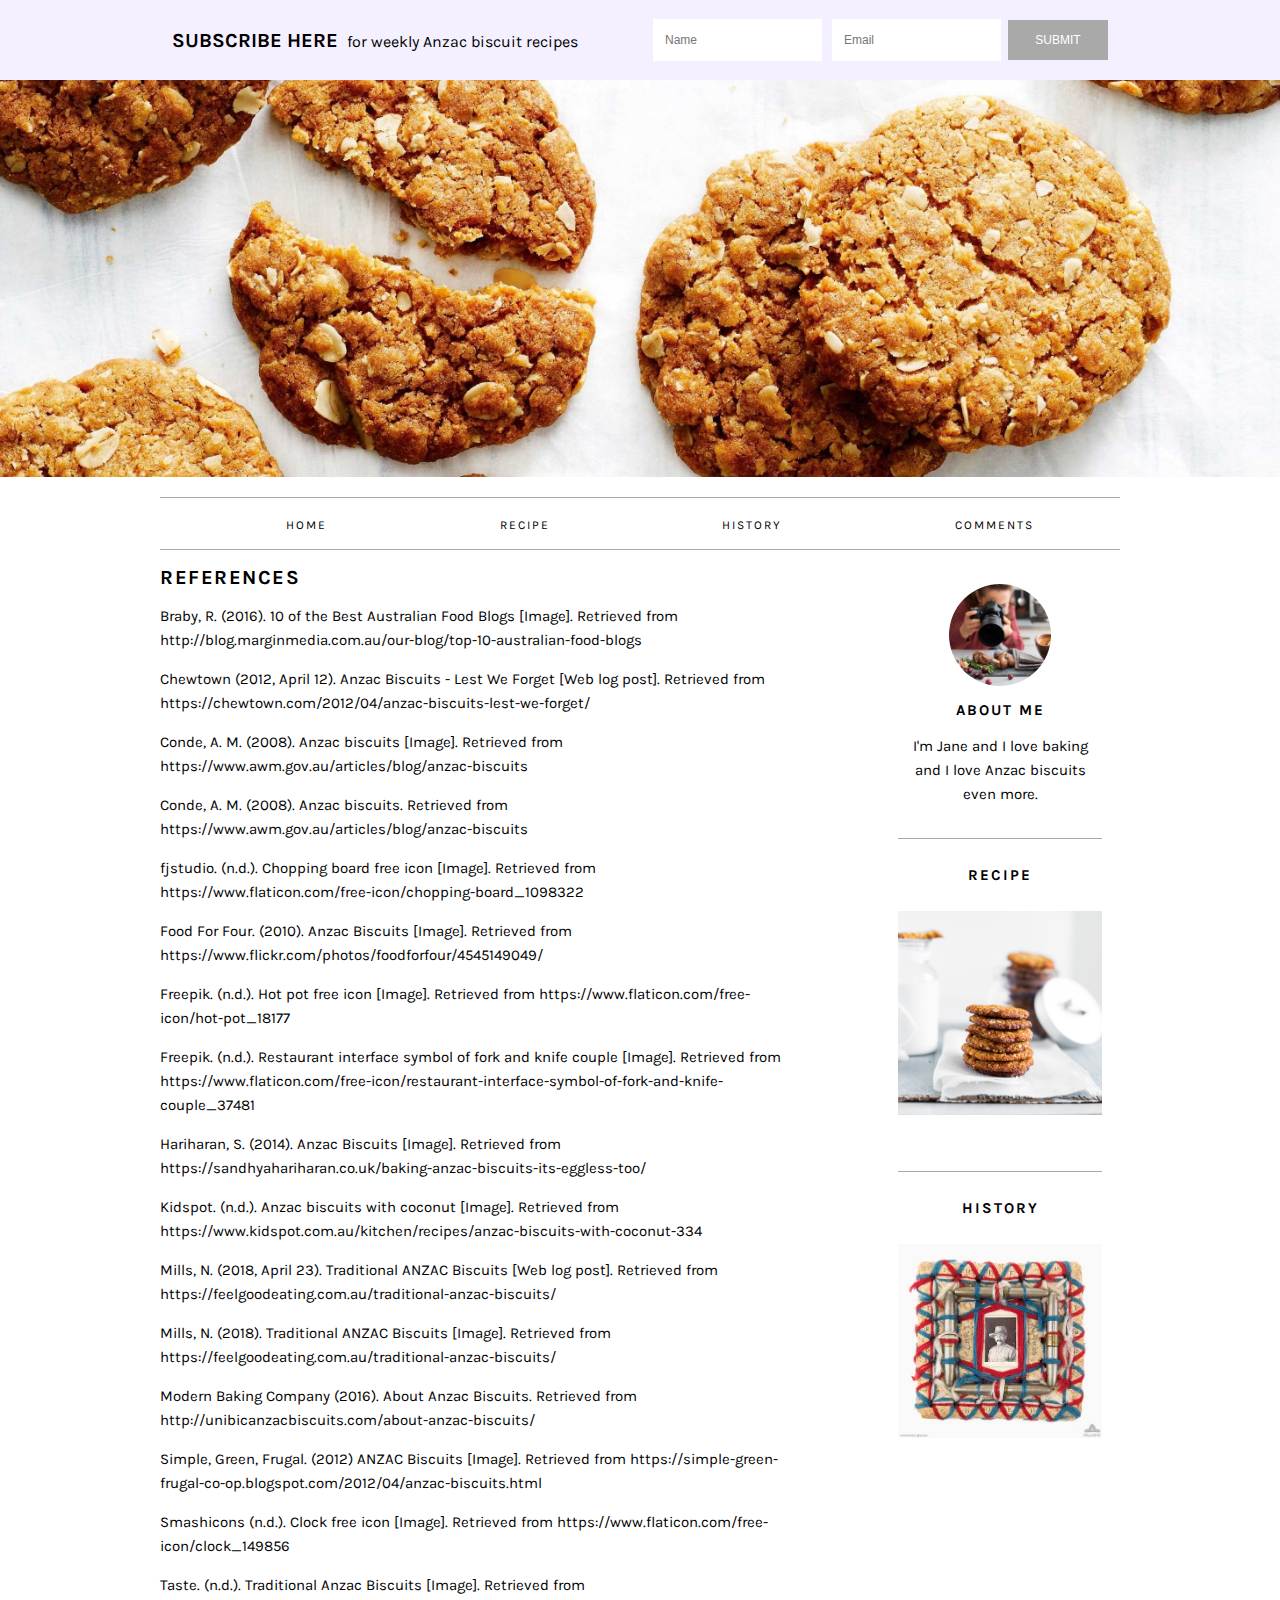
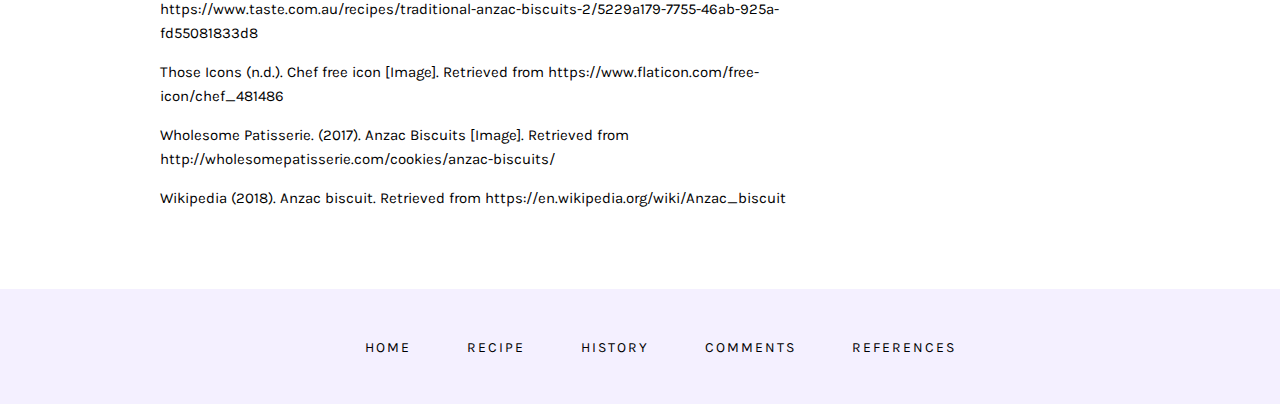
<file: references.html>
<!DOCTYPE html>
<html lang="en">
    
    <head>
        <meta charset="UTF-8" />
        <meta name="description" content="Sources and authors of content used for this site.">
        <title>Anzac Biscuits</title>
        <link rel="stylesheet" type="text/css" href="stylesheet.css">
        <link rel="stylesheet" href="https://fonts.googleapis.com/css?family=Karla">
        
    </head>    
    
    <body>
        
        <div id="banner">
        
            <div id="subscribe">
                <section id="sub-info">
                    <h1>Subscribe here</h1>
                    <p>for weekly Anzac biscuit recipes</p>
                </section>

                <div id="subbox">
                    <input type="text" name="name" placeholder="Name">
                    <input type="text" name="email" placeholder="Email">    
                    <input type="submit" name="subscribe" value="Submit">
                </div>
            </div>

            <div id="heading-image">
                    <a href="index.html"><img src="images/banner.jpeg" alt="Anzac biscuits"></a>
            </div>
            
        </div>
        
        <main>
            <header>
                <nav>
                    <ul>
                        <li><a href="index.html">Home</a></li>
                        <li><a href="recipe.html">Recipe</a></li>
                        <li><a href="about.html">History</a></li>
                        <li><a href="contact.html">Comments</a></li>
                    </ul>
                </nav>
            </header>
            
            
            <div class="blog-posts">
                <article class="entry last-post">
                    <h1>References</h1>
                    
                    <p>Braby, R. (2016). 10 of the Best Australian Food Blogs [Image]. Retrieved from http://blog.marginmedia.com.au/our-blog/top-10-australian-food-blogs</p>
                    
                    <p>Chewtown (2012, April 12). Anzac Biscuits - Lest We Forget [Web log post]. Retrieved from https://chewtown.com/2012/04/anzac-biscuits-lest-we-forget/</p>

                    <p>Conde, A. M. (2008). Anzac biscuits [Image]. Retrieved from https://www.awm.gov.au/articles/blog/anzac-biscuits</p>
                    
                    <p>Conde, A. M. (2008). Anzac biscuits. Retrieved from https://www.awm.gov.au/articles/blog/anzac-biscuits</p>
                    
                    <p>fjstudio. (n.d.).  Chopping board free icon [Image]. Retrieved from https://www.flaticon.com/free-icon/chopping-board_1098322</p>
                    
                    <p>Food For Four. (2010). Anzac Biscuits [Image]. Retrieved from https://www.flickr.com/photos/foodforfour/4545149049/</p>
                    
                    <p>Freepik. (n.d.). Hot pot free icon [Image]. Retrieved from https://www.flaticon.com/free-icon/hot-pot_18177</p>
                    
                    <p>Freepik. (n.d.). Restaurant interface symbol of fork and knife couple [Image]. Retrieved from https://www.flaticon.com/free-icon/restaurant-interface-symbol-of-fork-and-knife-couple_37481</p>
                    
                    <p>Hariharan, S. (2014). Anzac Biscuits [Image]. Retrieved from https://sandhyahariharan.co.uk/baking-anzac-biscuits-its-eggless-too/</p>
                    
                    <p>Kidspot. (n.d.). Anzac biscuits with coconut [Image]. Retrieved from https://www.kidspot.com.au/kitchen/recipes/anzac-biscuits-with-coconut-334</p>
                    
                    <p>Mills, N. (2018, April 23). Traditional ANZAC Biscuits [Web log post]. Retrieved from https://feelgoodeating.com.au/traditional-anzac-biscuits/</p>
                    
                    <p>Mills, N. (2018). Traditional ANZAC Biscuits [Image]. Retrieved from https://feelgoodeating.com.au/traditional-anzac-biscuits/</p>
                    
                    <p>Modern Baking Company (2016). About Anzac Biscuits. Retrieved from http://unibicanzacbiscuits.com/about-anzac-biscuits/</p>
                    
                    <p>Simple, Green, Frugal. (2012) ANZAC Biscuits [Image]. Retrieved from https://simple-green-frugal-co-op.blogspot.com/2012/04/anzac-biscuits.html</p>
                    
                    <p>Smashicons (n.d.). Clock free icon [Image]. Retrieved from https://www.flaticon.com/free-icon/clock_149856</p>
                    
                    <p>Taste. (n.d.). Traditional Anzac Biscuits [Image]. Retrieved from https://www.taste.com.au/recipes/traditional-anzac-biscuits-2/5229a179-7755-46ab-925a-fd55081833d8</p>
                    
                    <p>Those Icons (n.d.). Chef free icon [Image]. Retrieved from https://www.flaticon.com/free-icon/chef_481486</p>
                    
                    <p>Wholesome Patisserie. (2017). Anzac Biscuits [Image]. Retrieved from http://wholesomepatisserie.com/cookies/anzac-biscuits/</p>
                    
                    <p>Wikipedia (2018). Anzac biscuit. Retrieved from https://en.wikipedia.org/wiki/Anzac_biscuit</p>                 
                </article>
                
            </div>
        

        
            <div id="sidebar">
                
                <section id="author-bio" class="entry">
                    <img src="images/jane.jpg" alt="author">
                    <h3>About Me</h3>
                    <p>I'm Jane and I love baking and I love Anzac biscuits even more.</p>
                </section>
                
                <div class="entry">
                    <a href=recipe.html><h3>Recipe</h3></a>
                        <a href=recipe.html><img src="images/recipethumbnail.jpg" alt="Anzac biscuits"></a>
                </div>
                
                <div class="entry last-post">
                    <a href=about.html><h3>History</h3></a>
                    <a href="about.html"><img src="images/photoframe.jpg" alt="Anzac biscuit turned into a photo frame"></a>
                </div>
                
            </div>         
            
        </main>
        
        <footer>
            <nav> 
                <ul> 
                    <li><a href="index.html">Home</a></li>
                    <li><a href="recipe.html">Recipe</a></li>
                    <li><a href="about.html">History</a></li>
                    <li><a href="contact.html">Comments</a></li>
                    <li><a href="references.html">References</a></li>
                </ul>
            </nav>
        </footer>
        
    </body>
    
</html>
</file>
<file: stylesheet.css>
/* ----------- Please connected to the internet so the font works properly --------------------------- */
/* ----------- Also, font works fine in all browsers, but chrome renders the font best :) ------------ */



body {
    font-family: "Karla", "Arial", "Helvetica", sans-serif;
    margin: 0px;
    
}

/* ----------- SUBBOX ----------- */
#subscribe {
    height: 5%;
    display: flex;
    align-items: center;
    background-color: #f4f0ff;
    padding: 1em 1em;
}

#sub-info {
    margin-left: 12.5%;
}

h1 {
    display: inline;
    font-size: 20px;
    text-transform: uppercase;
}

.blog-posts h1 {
    padding: 0px 0px 0.5em 0px;
    letter-spacing: 1.5px;
}

#subscribe p {
    display: inline;
    padding-left: 5px;
}

#subbox {
    margin-left: auto;
    margin-right: 12.5%;
}

#subbox > input[type=text] {
    font-size: 12px;
    height: 40px;
    padding-left:  1em;
    margin: 0.25em;
    border-style: none;
}

#subbox > input[type=submit] {
    font-size: 12px;
    height: 40px;
    width: 100px;
    margin-left: auto;
    outline: none;
    border-style: none;
    background-color: darkgray;
    color: white;
    text-transform: uppercase;
    font-weight: 500;
}

#subbox >input[type=submit]:hover {
    background-color: white;
    color: darkgray;
}

#subbox >input[type=submit]:active {
    text-decoration: underline;
}

/* ----------- BANNER ----------- */
#heading-image {
    object-fit: contain;
    text-align: center;
    margin-top: 0em;
    margin-bottom: 1em;
}

#banner #heading-image img {
    width: 100%;
}

/* ----------- TOP NAV ----------- */
header {
    grid-row-start: 1;
    grid-column: 1 / span 2;
    border-width: 1px 0px;
    border-style: solid;
    border-color: darkgray;
    margin-bottom: 1em;
}

header nav ul {
    list-style: none;
    display: flex;
    flex-direction: row;
    justify-content: space-around;
}

header a,
header a:link,
header a:visited {
    text-decoration: none;
    text-transform: uppercase;
    letter-spacing: 2px;
    color: black;
    font-size: 12px;
}

header a:hover {
    color: coral;
}


/* ----------- INNER ----------- */
main { 
    display: grid;
    grid-row-start: 2;
    grid-template-columns: 75% 25%;
    margin-left: 12.5%;
    margin-right: 12.5%;
}

.blog-posts {
    border-width: 1px;
    padding-top: 0px;
    margin-right: 10%;
}

.blog-posts .entry {
    border-width: 0px 0px 1px 0px;
    border-style: solid;
    border-color: darkgray;
    
    padding-bottom: 2em;
    margin-bottom: 2em;
}

.blog-posts .entry img {
    display: block;
    margin-left: auto;
    margin-right: auto;
}

.entry p {
    font-size: 15px;
    line-height: 1.6;
}

/* ----------- HOME ----------- */
.entry.post-summary img {
    max-width: 100%;
    padding: 0 1em;
}

.entry.post-summary a,
.entry.post-summary a:link,
.entry.post-summary a:visited,
a.reply-link,
.recipe a {
    color: coral;
    text-decoration: none;
    
}

.entry.post-summary a:hover,
#sidebar a:hover,
.recipe a:hover,
a.reply-link:hover {
    text-decoration: underline;
}

.entry.post-summary a:active,
#sidebar a:active,
.recipe a:active,
a.reply-link:active {
    color: black;
}

p.comment-reply {
    margin: 0;
    font-size: 14px;
}

#home img.image-stack {
    width: 80%;
    margin: 1em auto;
}

#home img.single-image {
    max-width: 80%;
}

/* ----------- RECIPE ----------- */
.recipe {
    border-top: 1px solid darkgray;
}

.recipe h2 {
    padding: 0.75em 0 0.1em 0;
    margin: 0;
    text-transform: uppercase;
}

.recipe h3 {
    border-top: 1px darkgray solid;
    padding-top: 1em;
    margin-top: 1em;
    text-align: center;
    font-size: 18px;
}

.recipe h4 {
    margin-bottom: 0.25em;
}

#recipe-summary {
    text-align: left;
    width: 30%  
}

#recipe-summary td {
    font-size: 12px;
}

#recipe-summary td:nth-child(2n),
#recipe-summary td:nth-child(3n) {
    padding-left: 0.5em;
}

.recipe ul,
.recipe ol {
    margin-top: 0px;
    font-size: 14px;
}

.recipe .notes {
    list-style: none;
    padding-left: 3.5%;
}

.recipe img.thumbnail {
    float: right;
    height: auto;
    width: auto;
    max-height: 25%;
    max-width: 25%;
}

.image-row {
    display: flex;
    align-content: space-around;
}

.image-row img {
    width: 95%;
}

img#spatula {
    max-height: 85%;
    max-width: 85%;
    height: auto;
    width: auto;
}

/* ----------- ABOUT ----------- */
p.caption {
    margin-top: 0.5em;
    margin-bottom: 2em;
    text-align: center;
    font-style: italic;
    line-height: 1.2
}

/* ----------- COMMENTS ----------- */
.comment {
    background-color: #f4f0ff;
    padding: 1em;
    margin: 1em;
}

.comment .reply {
    border-left: 1px solid darkgray;
    padding: 1em;
    background-color: white;
    
}

.comment h3 {
    text-align: left;
    margin: 0;
}

.comment h4 {
    text-align: left;
    margin: 0;
    font-size: 14px;
}

.comment .reply h3 {
    font-size: 16px;
}

.comment .reply h4 {
    font-size: 14px
}

.comment .reply p {
   
}

fieldset {
    border-top: 1px solid lightgrey;
    border-left: none;
    border-bottom: none;
    border-right: 0;
    padding: 1.5em 1em;
    margin: 1.5em;
}

fieldset#comment-form h3 {
    margin-bottom: 0.5em;
    margin-top: 0;
    text-transform: uppercase;
}

fieldset > h4 {
    margin-bottom: 0;
}

fieldset h4:first-of-type {
    margin-top: 0;
}


fieldset#comment-form > input[type=text] {
    border: 1px solid darkgray;
    width: 75%;
    padding: 1em;
}

fieldset#comment-form > textarea[name="Comment"] {
    width: 75%;
    padding: 1em;
}

fieldset#comment-form input[type=submit] {
    font-size: 14px;
    background-color: #f4f0ff;
    border: 0;
    padding: 10px;
    width: 75%;
    margin-top: 1.5em;
    text-transform: uppercase;
    outline: none;
    letter-spacing: 2px;
}

fieldset#comment-form input[type=submit]:hover {
    text-decoration: underline;
}

fieldset#comment-form input[type=submit]:active {
    background-color: lightgray;
}

.hide { /* hide fieldset label but still have a label in html doc */
    display: none;
}

/* ----------- SIDEBAR ----------- */
#sidebar {
    padding: 7.5%;
    margin-bottom: 12px;
    text-align: left;
}

#sidebar .entry {
    border-width: 0px 0px 1px 0px;
    border-style: solid;
    border-color: darkgray;
    padding-bottom: 2em;
    margin-bottom: 0em;
}

#sidebar h3 {
    text-align: center;
    text-transform: uppercase;
    letter-spacing: 2px;
    margin: 0px;
    font-size: 15px;
}

#sidebar #author-bio h3 {
    margin: 1em 0;
}

#sidebar :not(#author-bio) img {
    width: 100%;
    text-align: center;
    margin-left: auto;
    margin-right: auto;
    display: block;
}

#author-bio img {
    border-radius: 50%;
    width: 50%;
    display: block;
    margin-left: auto;
    margin-right: auto;
}

#author-bio.entry p {
    margin: 0px;
    text-align: center;
}

#sidebar a,
#sidebar a:link,
#sidebar a:visited {
    margin: 0.5em;
    font-size: 15px;
    line-height: 1.6;
    text-decoration: none;
    color: black;   
}

#sidebar a:hover {
    color: coral;   
}

#sidebar a img {
    margin-left: auto;
    margin-right: auto;
    transition: 0.2s;
    -webkit-transition: 0.2s;
}

#sidebar a:hover img {
    opacity: 0.5;
    transition: 0.2s;
    -webkit-transition: 0.2s;
}

/* ----------- FOOTER ----------- */
footer {
    background-color: #f4f0ff;    
    margin-top: 0%;
    border: 0px;
    padding: 2em 3em;
    max-width: 100%;
}


.instagram-feed {
    display: flex;
    justify-content: space-around;
}

.instagram-feed > img {
    object-fit: contain;
    height: 40%;
    transition: 0.1s;
}

.instagram-feed > img:hover {
    opacity: 0.5;
    transition: 0.1s;
}

.footer-author img {
    border-radius: 50%;
    width: 10%;
    display: block;
    margin-top: 2em;
    margin-bottom: 2em;
    margin-left: auto;
    margin-right: auto;
}

footer nav ul {
    list-style: none;
    display: flex;
    flex-direction: row;
    justify-content: center;
}

footer nav ul a,
footer nav ul a:link,
footer nav ul a:visited {
    text-decoration: none;
    text-transform: uppercase;
    letter-spacing: 2px;
    color: black;
    font-size: 14px;
    margin: 0 2em;
}

footer a.active {
    font-size: 200px;
}

footer nav ul a:hover {
    color: coral;
}

#sidebar .entry.last-post {
    border: 0;
}

.blog-posts .entry.last-post {
    border: 0;
}
</file>
